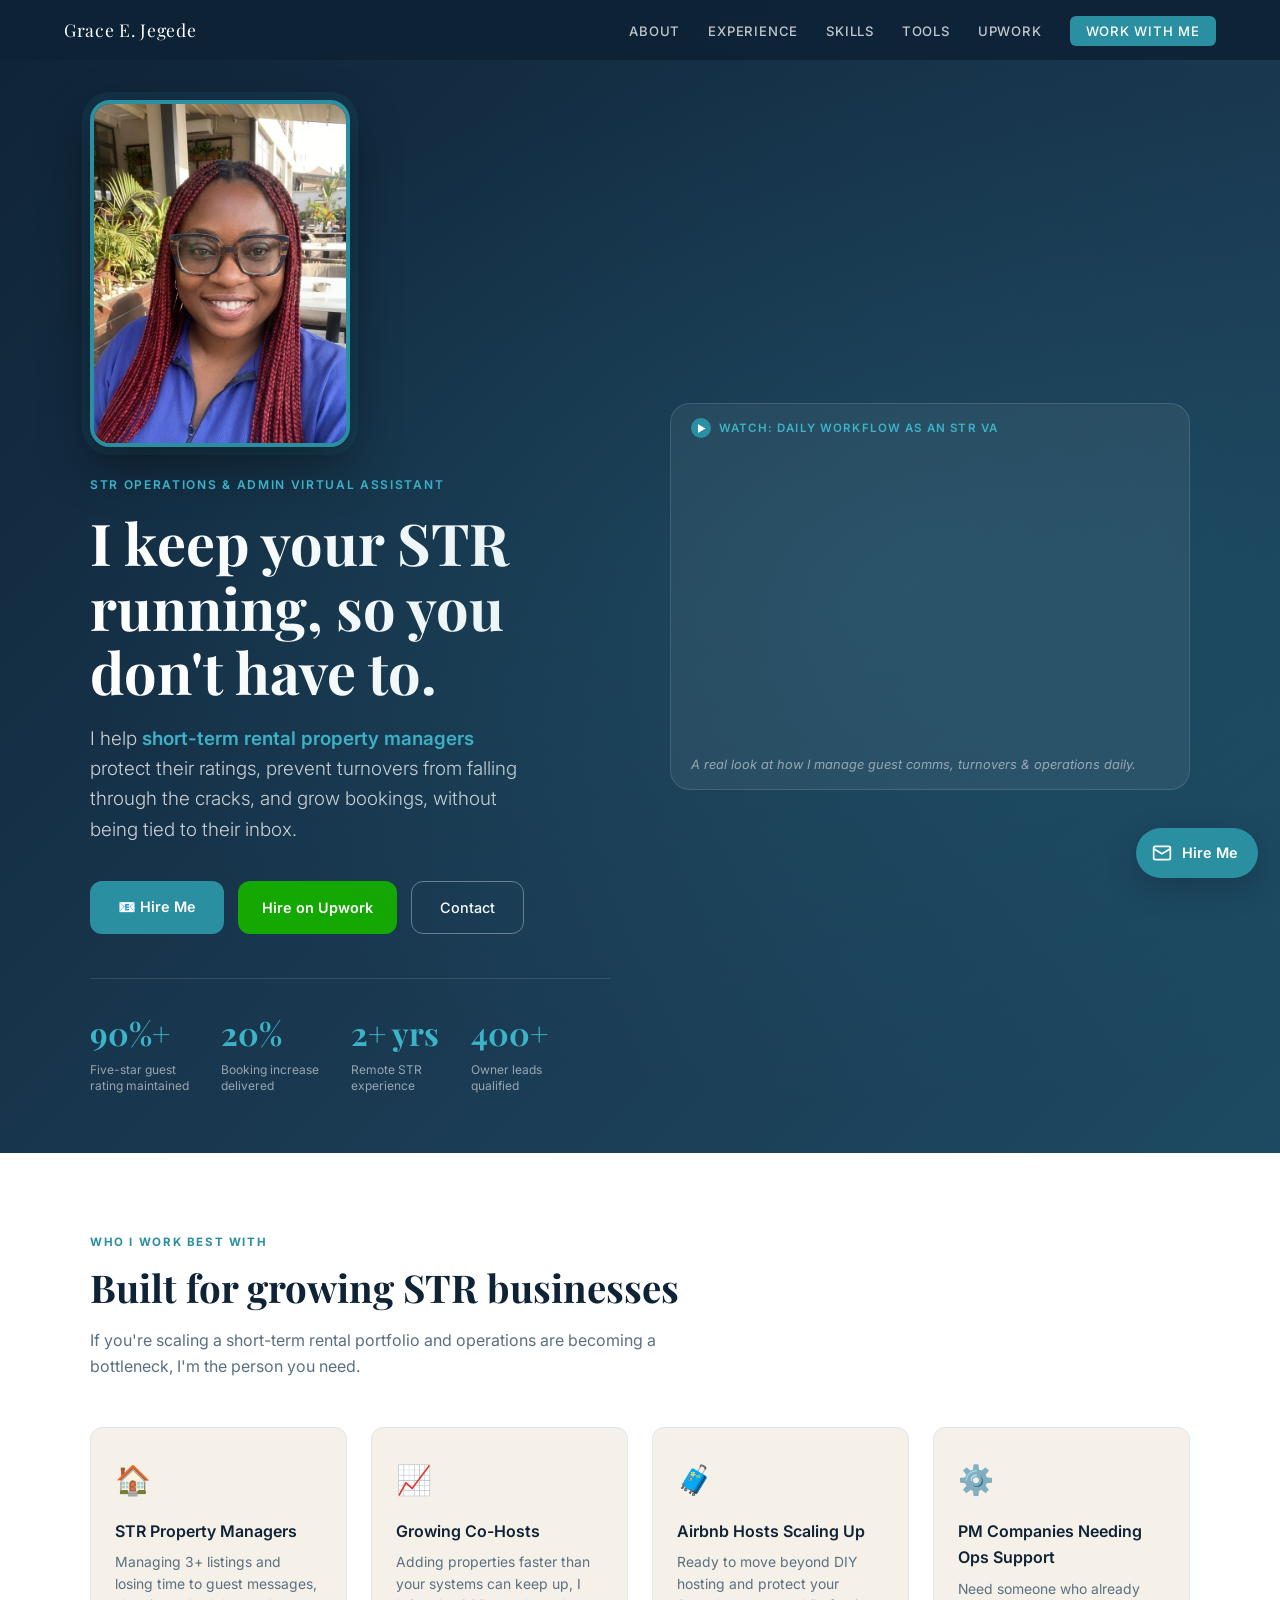
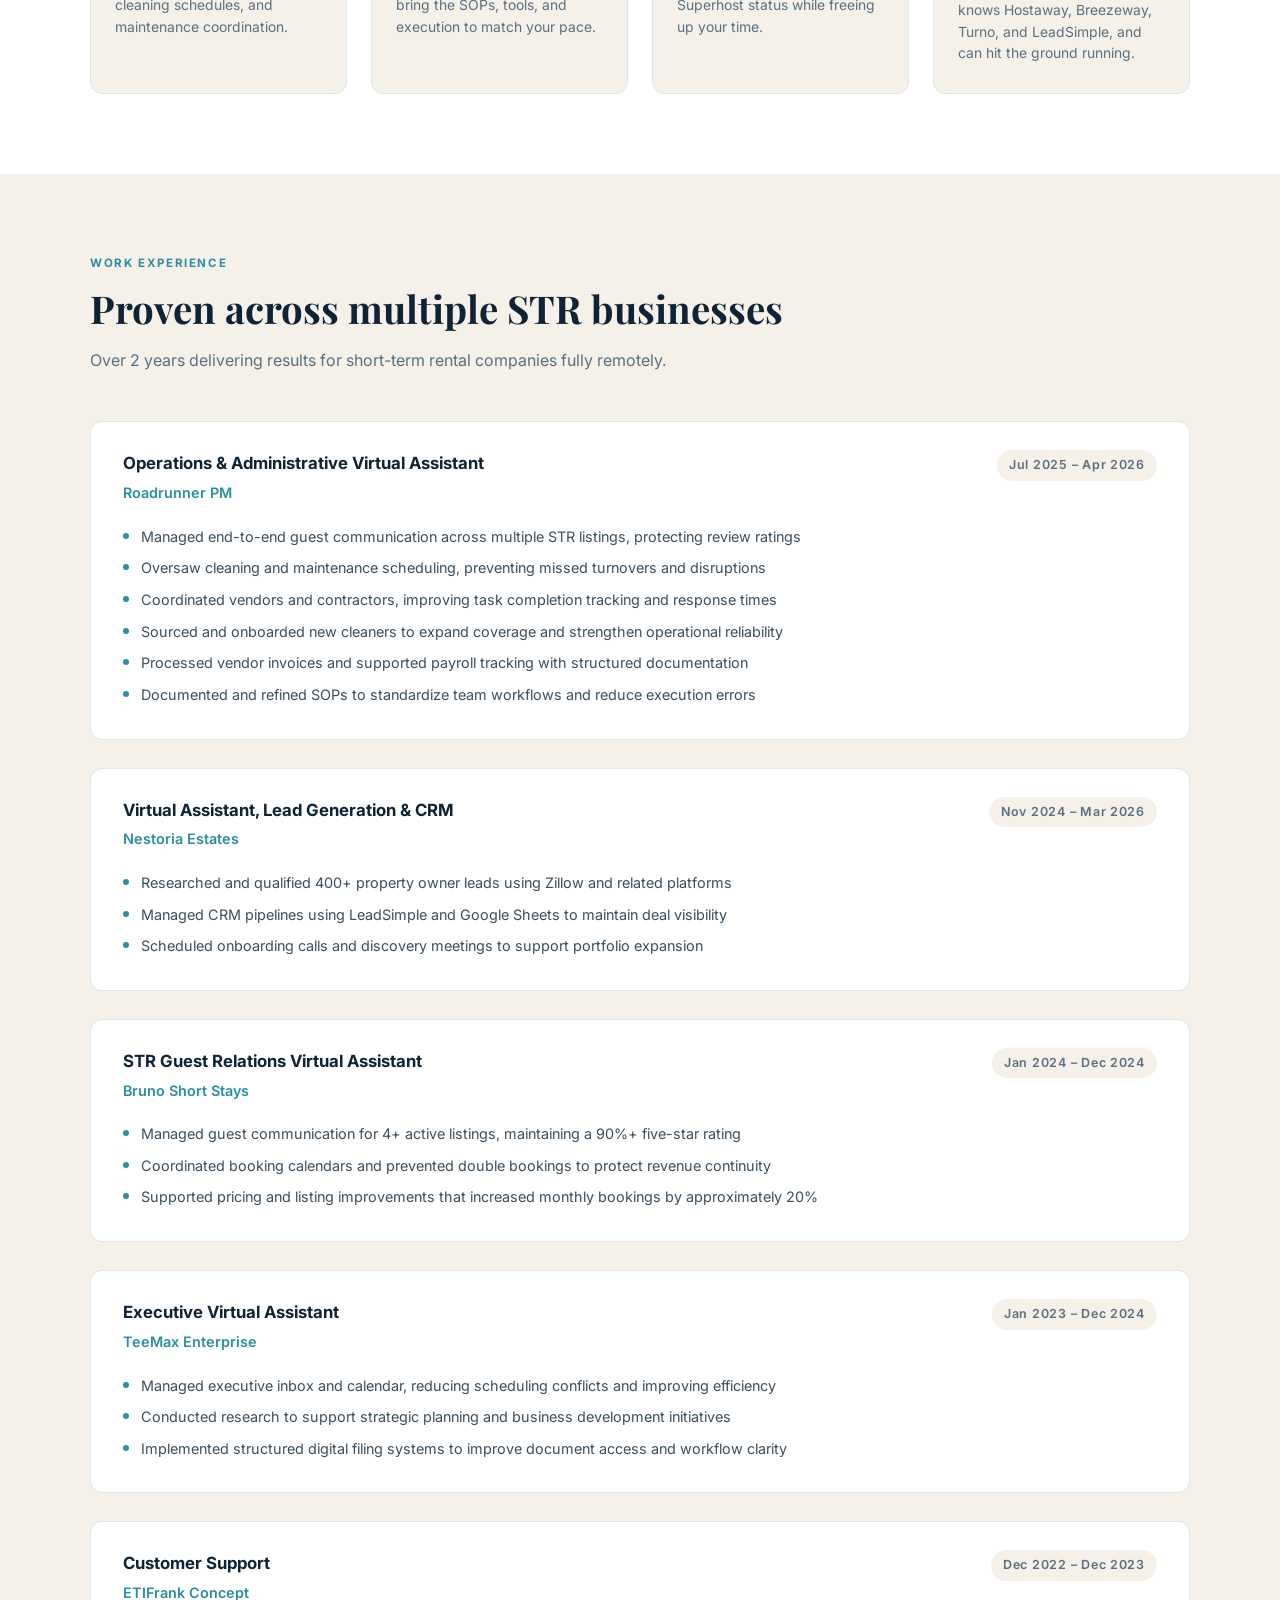
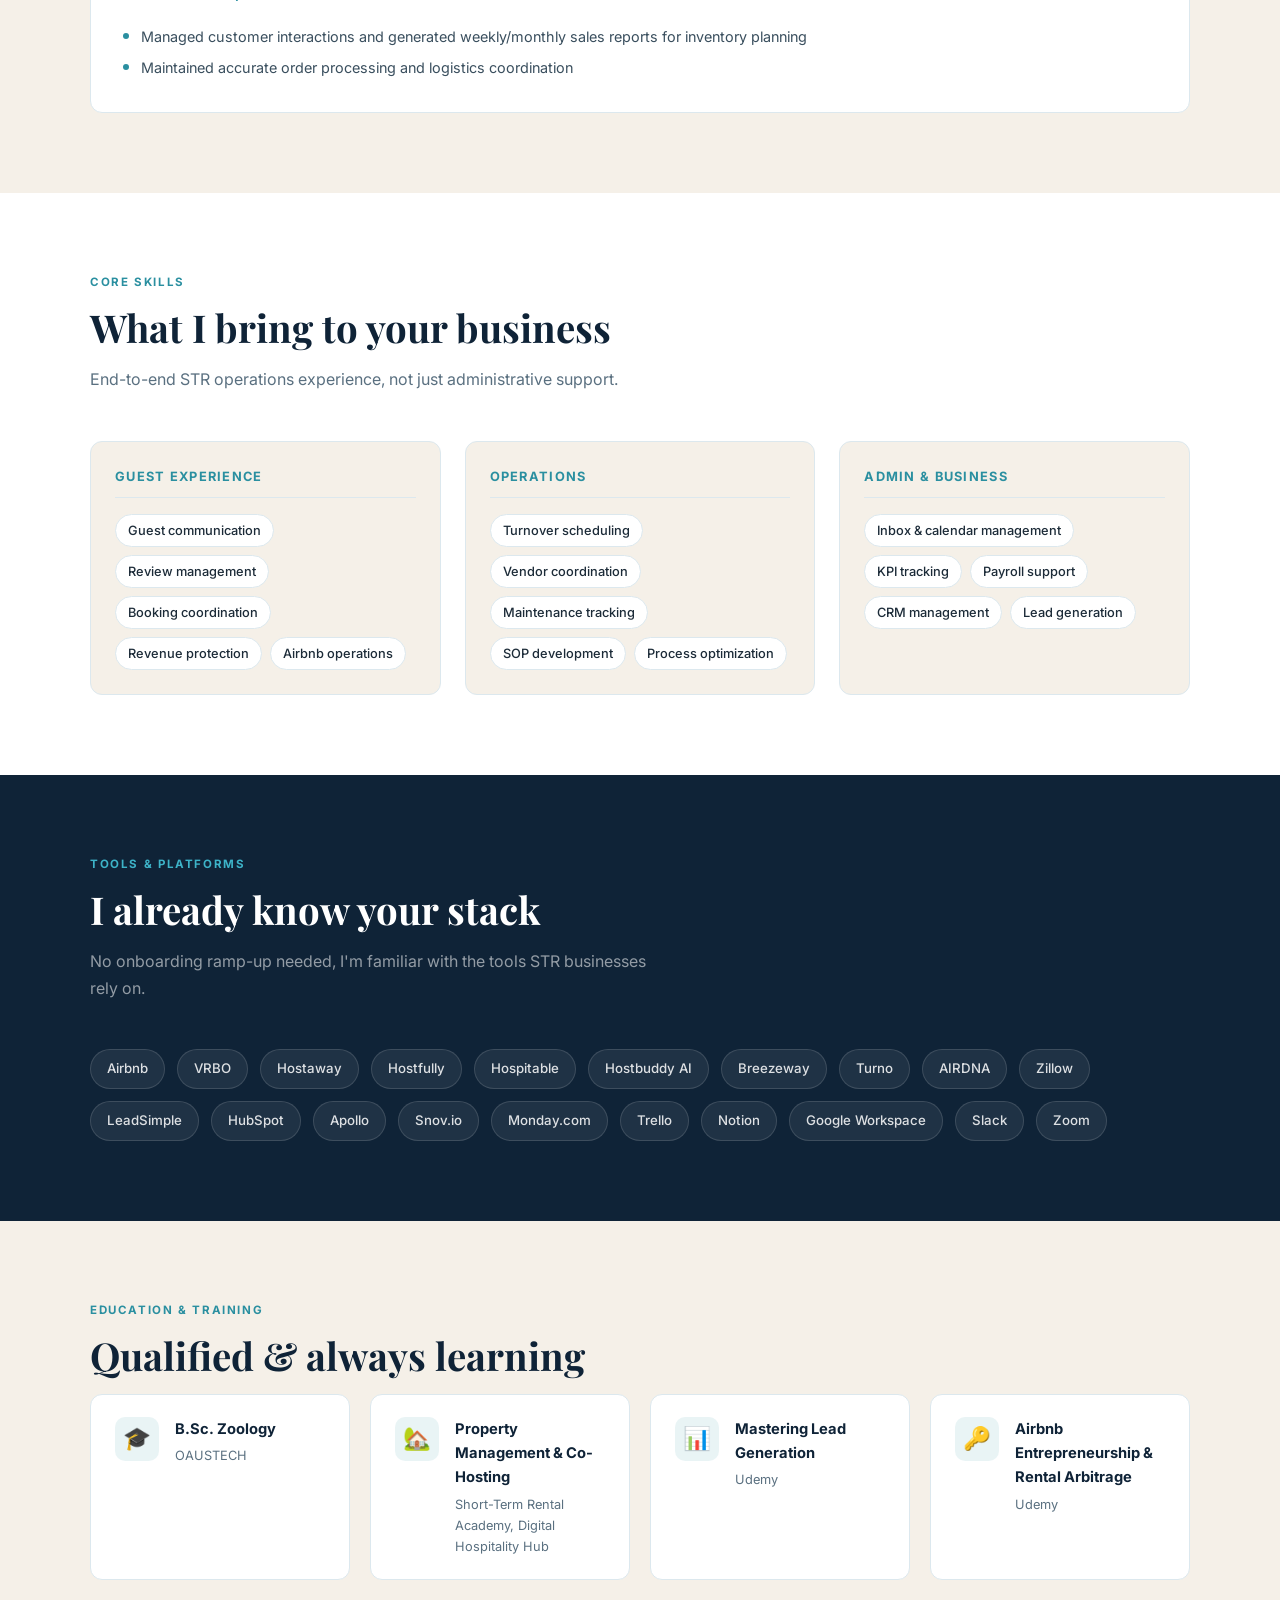
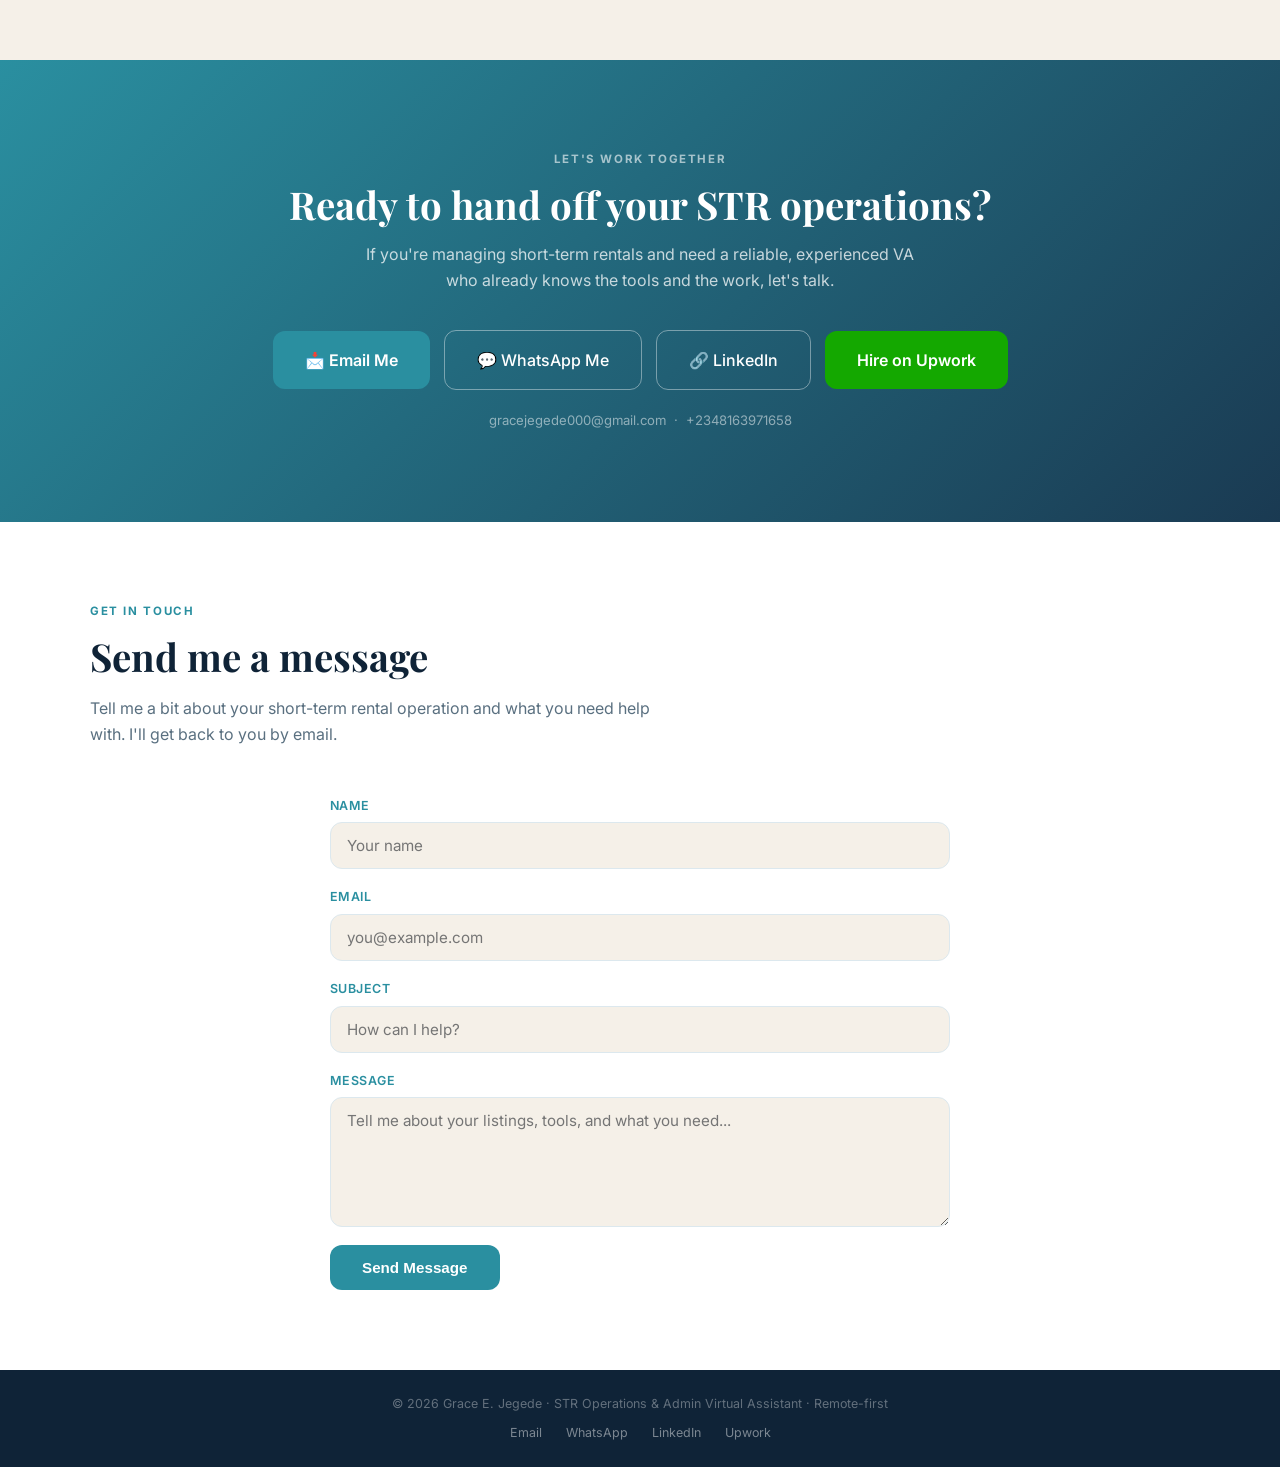
<file: index .html>
<!DOCTYPE html>
<html lang="en">
<head>
  <meta charset="UTF-8" />
  <meta name="viewport" content="width=device-width, initial-scale=1.0"/>
  <title>Grace E. Jegede | STR Operations VA</title>
  <link rel="preconnect" href="https://fonts.googleapis.com">
  <link rel="preconnect" href="https://fonts.gstatic.com" crossorigin>
  <link href="https://fonts.googleapis.com/css2?family=Playfair+Display:wght@400;700&family=Inter:wght@300;400;500;600&display=swap" rel="stylesheet">
  <style>
    *, *::before, *::after { box-sizing: border-box; margin: 0; padding: 0; }

    :root {
      --navy:    #0f2337;
      --navy-mid:#1a3a52;
      --teal:    #2a8fa0;
      --teal-lt: #3db3c8;
      --sand:    #f5f0e8;
      --white:   #ffffff;
      --ink:     #1c2b38;
      --muted:   #5a7080;
      --border:  #dce8ee;
      --radius:  12px;
      --radius-lg: 20px;
    }

    html { scroll-behavior: smooth; }

    body {
      font-family: 'Inter', sans-serif;
      background: var(--sand);
      color: var(--ink);
      line-height: 1.65;
    }

    /* ── NAV ── */
    nav {
      position: fixed; top: 0; left: 0; right: 0; z-index: 100;
      background: rgba(15,35,55,0.96);
      backdrop-filter: blur(10px);
      display: flex; align-items: center; justify-content: space-between;
      padding: 0 5vw;
      height: 60px;
    }
    .nav-logo {
      font-family: 'Playfair Display', serif;
      color: var(--white);
      font-size: 1.1rem;
      letter-spacing: 0.04em;
    }
    .nav-links { display: flex; gap: 28px; list-style: none; }
    .nav-links a {
      color: rgba(255,255,255,0.75);
      text-decoration: none;
      font-size: 0.82rem;
      font-weight: 500;
      letter-spacing: 0.06em;
      text-transform: uppercase;
      transition: color 0.2s;
    }
    .nav-links a:hover { color: var(--teal-lt); }
    .nav-cta {
      background: var(--teal);
      color: var(--white) !important;
      padding: 7px 16px;
      border-radius: 6px;
      transition: background 0.2s !important;
    }
    .nav-cta:hover { background: var(--teal-lt) !important; color: var(--white) !important; }

    /* hamburger */
    .hamburger { display: none; flex-direction: column; gap: 5px; cursor: pointer; background: none; border: none; padding: 4px; }
    .hamburger span { display: block; width: 22px; height: 2px; background: var(--white); border-radius: 2px; transition: all 0.3s; }
    .hamburger.open span:nth-child(1) { transform: translateY(7px) rotate(45deg); }
    .hamburger.open span:nth-child(2) { opacity: 0; }
    .hamburger.open span:nth-child(3) { transform: translateY(-7px) rotate(-45deg); }

    .mobile-menu {
      display: none; position: fixed; top: 60px; left: 0; right: 0; z-index: 99;
      background: var(--navy);
      padding: 20px 5vw 28px;
      flex-direction: column; gap: 16px;
    }
    .mobile-menu.open { display: flex; }
    .mobile-menu a {
      color: rgba(255,255,255,0.85); text-decoration: none;
      font-size: 1rem; font-weight: 500; padding: 8px 0;
      border-bottom: 1px solid rgba(255,255,255,0.08);
    }
    .mobile-menu a:last-child { border-bottom: none; }

    /* ── HERO ── */
    #hero {
      min-height: 100vh;
      background: linear-gradient(135deg, var(--navy) 0%, var(--navy-mid) 60%, #1d4a62 100%);
      display: flex; align-items: center;
      padding: 100px 5vw 60px;
      position: relative; overflow: hidden;
    }
    #hero::before {
      content: '';
      position: absolute; inset: 0;
      background: radial-gradient(ellipse at 70% 50%, rgba(42,143,160,0.18) 0%, transparent 65%);
      pointer-events: none;
    }
    .hero-inner {
      max-width: 1100px; margin: 0 auto; width: 100%;
      display: grid; grid-template-columns: 1fr 1fr; gap: 60px; align-items: center;
    }
    .hero-eyebrow {
      font-size: 0.75rem; font-weight: 600; letter-spacing: 0.14em;
      text-transform: uppercase; color: var(--teal-lt);
      margin-bottom: 16px;
    }
    .hero-name {
      font-family: 'Playfair Display', serif;
      font-size: clamp(2.4rem, 5vw, 3.6rem);
      color: var(--white);
      line-height: 1.12;
      margin-bottom: 20px;
    }
    .hero-tagline {
      font-size: clamp(1rem, 2vw, 1.18rem);
      color: rgba(255,255,255,0.78);
      font-weight: 300;
      line-height: 1.6;
      margin-bottom: 36px;
      max-width: 440px;
    }
    .hero-tagline strong { color: var(--teal-lt); font-weight: 600; }
    .hero-btns { display: flex; gap: 14px; flex-wrap: wrap; }
    .btn-primary {
      background: var(--teal);
      color: var(--white);
      padding: 14px 28px;
      border-radius: var(--radius);
      text-decoration: none;
      font-weight: 600;
      font-size: 0.9rem;
      transition: background 0.2s, transform 0.15s;
      display: inline-block;
    }
    .btn-primary:hover { background: var(--teal-lt); transform: translateY(-2px); }
    .btn-outline {
      border: 1.5px solid rgba(255,255,255,0.35);
      color: var(--white);
      padding: 14px 28px;
      border-radius: var(--radius);
      text-decoration: none;
      font-weight: 500;
      font-size: 0.9rem;
      transition: border-color 0.2s, background 0.2s;
      display: inline-block;
    }
    .btn-outline:hover { border-color: var(--teal-lt); background: rgba(42,143,160,0.12); }

    /* stats row */
    .hero-stats {
      display: flex; gap: 32px; margin-top: 44px;
      border-top: 1px solid rgba(255,255,255,0.12);
      padding-top: 28px;
    }
    .stat-item { }
    .stat-num {
      font-family: 'Playfair Display', serif;
      font-size: 2rem; color: var(--teal-lt); font-weight: 700;
    }
    .stat-label { font-size: 0.75rem; color: rgba(255,255,255,0.55); line-height: 1.3; margin-top: 2px; }

    /* hero right, video card */
    .hero-video-card {
      background: rgba(255,255,255,0.06);
      border: 1px solid rgba(255,255,255,0.12);
      border-radius: var(--radius-lg);
      overflow: hidden;
      position: relative;
    }
    .video-label {
      padding: 14px 20px 10px;
      font-size: 0.72rem;
      font-weight: 600;
      letter-spacing: 0.1em;
      text-transform: uppercase;
      color: var(--teal-lt);
      display: flex; align-items: center; gap: 8px;
    }
    .video-label::before {
      content: '▶';
      font-size: 0.6rem;
      background: var(--teal);
      color: white;
      width: 20px; height: 20px;
      border-radius: 50%;
      display: flex; align-items: center; justify-content: center;
      padding-left: 2px;
    }
    .loom-embed {
      position: relative; padding-bottom: 56.25%; height: 0;
    }
    .loom-embed iframe {
      position: absolute; top: 0; left: 0;
      width: 100%; height: 100%; border: none;
    }
    .video-caption {
      padding: 14px 20px;
      font-size: 0.8rem;
      color: rgba(255,255,255,0.5);
      font-style: italic;
    }

    /* ── SECTIONS ── */
    section { padding: 80px 5vw; }
    .section-inner { max-width: 1100px; margin: 0 auto; }
    .section-label {
      font-size: 0.72rem; font-weight: 700; letter-spacing: 0.14em;
      text-transform: uppercase; color: var(--teal);
      margin-bottom: 12px;
    }
    .section-title {
      font-family: 'Playfair Display', serif;
      font-size: clamp(1.7rem, 3.5vw, 2.4rem);
      color: var(--navy);
      margin-bottom: 16px;
      line-height: 1.2;
    }
    .section-sub {
      color: var(--muted);
      font-size: 1rem;
      max-width: 580px;
      margin-bottom: 48px;
    }

    /* ── WHO I WORK WITH ── */
    #who { background: var(--white); }
    .who-grid {
      display: grid; grid-template-columns: repeat(auto-fit, minmax(240px, 1fr));
      gap: 24px;
    }
    .who-card {
      background: var(--sand);
      border-radius: var(--radius);
      padding: 28px 24px;
      border: 1px solid var(--border);
      transition: transform 0.2s, box-shadow 0.2s;
    }
    .who-card:hover { transform: translateY(-4px); box-shadow: 0 10px 30px rgba(15,35,55,0.08); }
    .who-icon { font-size: 1.8rem; margin-bottom: 14px; }
    .who-card h3 { font-size: 1rem; font-weight: 600; color: var(--navy); margin-bottom: 8px; }
    .who-card p { font-size: 0.87rem; color: var(--muted); line-height: 1.55; }

    /* ── EXPERIENCE ── */
    #experience { background: var(--sand); }
    .exp-list { display: flex; flex-direction: column; gap: 28px; }
    .exp-card {
      background: var(--white);
      border-radius: var(--radius);
      border: 1px solid var(--border);
      padding: 28px 32px;
      position: relative;
      transition: box-shadow 0.2s;
    }
    .exp-card:hover { box-shadow: 0 8px 28px rgba(15,35,55,0.07); }
    .exp-header { display: flex; justify-content: space-between; align-items: flex-start; flex-wrap: wrap; gap: 10px; margin-bottom: 16px; }
    .exp-title { font-weight: 700; font-size: 1.05rem; color: var(--navy); }
    .exp-company { color: var(--teal); font-weight: 600; font-size: 0.9rem; margin-top: 3px; }
    .exp-date {
      font-size: 0.78rem; font-weight: 600; letter-spacing: 0.06em;
      color: var(--muted); background: var(--sand);
      padding: 5px 12px; border-radius: 20px; white-space: nowrap;
    }
    .exp-bullets { list-style: none; }
    .exp-bullets li {
      font-size: 0.9rem; color: #3a4f5e; padding: 5px 0;
      padding-left: 18px; position: relative; line-height: 1.5;
    }
    .exp-bullets li::before {
      content: '';
      position: absolute; left: 0; top: 12px;
      width: 6px; height: 6px;
      background: var(--teal);
      border-radius: 50%;
    }

    /* ── SKILLS ── */
    #skills { background: var(--white); }
    .skills-grid {
      display: grid; grid-template-columns: repeat(auto-fit, minmax(280px, 1fr));
      gap: 24px;
    }
    .skill-group {
      background: var(--sand);
      border-radius: var(--radius);
      padding: 24px;
      border: 1px solid var(--border);
    }
    .skill-group h3 {
      font-size: 0.8rem; font-weight: 700; letter-spacing: 0.1em;
      text-transform: uppercase; color: var(--teal);
      margin-bottom: 16px; padding-bottom: 10px;
      border-bottom: 1px solid var(--border);
    }
    .skill-tags { display: flex; flex-wrap: wrap; gap: 8px; }
    .skill-tag {
      background: var(--white);
      border: 1px solid var(--border);
      color: var(--ink);
      padding: 5px 12px;
      border-radius: 20px;
      font-size: 0.8rem;
      font-weight: 500;
    }

    /* ── TOOLS ── */
    #tools { background: var(--navy); }
    #tools .section-title { color: var(--white); }
    #tools .section-label { color: var(--teal-lt); }
    #tools .section-sub { color: rgba(255,255,255,0.55); }
    .tools-row { display: flex; flex-wrap: wrap; gap: 12px; }
    .tool-pill {
      background: rgba(255,255,255,0.07);
      border: 1px solid rgba(255,255,255,0.13);
      color: rgba(255,255,255,0.85);
      padding: 8px 16px;
      border-radius: 30px;
      font-size: 0.83rem;
      font-weight: 500;
      transition: background 0.2s, border-color 0.2s;
    }
    .tool-pill:hover { background: rgba(42,143,160,0.2); border-color: var(--teal); }

    /* ── EDUCATION ── */
    #education { background: var(--sand); }
    .edu-list { display: grid; grid-template-columns: repeat(auto-fit, minmax(260px, 1fr)); gap: 20px; }
    .edu-card {
      background: var(--white);
      border-radius: var(--radius);
      border: 1px solid var(--border);
      padding: 22px 24px;
      display: flex; gap: 16px; align-items: flex-start;
    }
    .edu-icon {
      font-size: 1.4rem; flex-shrink: 0;
      background: rgba(42,143,160,0.1);
      width: 44px; height: 44px; border-radius: 10px;
      display: flex; align-items: center; justify-content: center;
    }
    .edu-text h4 { font-size: 0.92rem; font-weight: 700; color: var(--navy); margin-bottom: 4px; }
    .edu-text p { font-size: 0.8rem; color: var(--muted); }

    /* ── CTA ── */
    #cta {
      background: linear-gradient(135deg, var(--teal) 0%, var(--navy-mid) 100%);
      text-align: center; padding: 90px 5vw;
    }
    #cta .section-title { color: var(--white); margin-bottom: 14px; }
    #cta .section-sub { color: rgba(255,255,255,0.75); margin: 0 auto 36px; text-align: center; }
    .cta-contact { display: flex; gap: 14px; justify-content: center; flex-wrap: wrap; align-items: center; }
    .cta-email {
      color: rgba(255,255,255,0.7); font-size: 0.88rem;
      display: flex; align-items: center; gap: 8px;
    }
    .cta-email a { color: var(--white); font-weight: 600; text-decoration: none; border-bottom: 1px solid rgba(255,255,255,0.4); }
    .cta-email a:hover { border-bottom-color: var(--white); }

    /* ── FOOTER ── */
    footer {
      background: var(--navy);
      text-align: center;
      padding: 24px 5vw;
      color: rgba(255,255,255,0.35);
      font-size: 0.78rem;
    }

    /* ── RESPONSIVE ── */
    @media (max-width: 768px) {
      .nav-links { display: none; }
      .hamburger { display: flex; }
      .hero-inner { grid-template-columns: 1fr; gap: 40px; }
      .hero-video-card { order: -1; }
      .hero-stats { gap: 20px; }
      .exp-card { padding: 22px 20px; }
      section { padding: 60px 5vw; }
    }
    @media (max-width: 480px) {
      .hero-stats { flex-wrap: wrap; gap: 18px; }
      .stat-num { font-size: 1.6rem; }
    }

    /* ── SCROLL REVEAL ── */
    .reveal { opacity: 0; transform: translateY(22px); transition: opacity 0.55s ease, transform 0.55s ease; }
    .reveal.visible { opacity: 1; transform: none; }

    /* ── PHOTO ── */
    .hero-photo-wrap { margin-bottom: 28px; }
    .hero-photo {
      width: 100%;
      max-width: 260px;
      aspect-ratio: 3 / 4;
      border-radius: 20px;
      object-fit: cover; object-position: center 18%;
      border: 4px solid var(--teal);
      box-shadow: 0 18px 50px rgba(0,0,0,0.45), 0 0 0 8px rgba(42,143,160,0.12);
      display: block;
    }

    /* ── UPWORK BUTTON ── */
    .btn-upwork {
      background: #14a800;
      color: var(--white);
      padding: 14px 24px;
      border-radius: var(--radius);
      text-decoration: none;
      font-weight: 600;
      font-size: 0.9rem;
      transition: background 0.2s, transform 0.15s;
      display: inline-flex; align-items: center; gap: 8px;
    }
    .btn-upwork:hover { background: #108a00; transform: translateY(-2px); }

    /* ── FLOATING HIRE ME ICON ── */
    .hire-fab {
      position: fixed; right: 22px; bottom: 22px; z-index: 200;
      display: flex; align-items: center; gap: 10px;
      background: var(--teal);
      color: var(--white) !important;
      text-decoration: none;
      padding: 13px 20px 13px 16px;
      border-radius: 50px;
      font-weight: 600; font-size: 0.9rem;
      box-shadow: 0 10px 28px rgba(15,35,55,0.35);
      transition: background 0.2s, transform 0.15s;
    }
    .hire-fab:hover { background: var(--teal-lt); transform: translateY(-2px); }
    .hire-fab svg { width: 20px; height: 20px; flex-shrink: 0; }
    @media (max-width: 480px) { .hire-fab span { display: none; } .hire-fab { padding: 14px; } }

    /* ── CONTACT FORM ── */
    #contact { background: var(--white); }
    .contact-form {
      max-width: 620px; margin: 0 auto;
      display: grid; gap: 18px;
    }
    .contact-form .field { display: flex; flex-direction: column; gap: 6px; }
    .contact-form label {
      font-size: 0.78rem; font-weight: 600; letter-spacing: 0.04em;
      text-transform: uppercase; color: var(--teal);
    }
    .contact-form input,
    .contact-form textarea {
      font-family: 'Inter', sans-serif;
      font-size: 0.95rem; color: var(--ink);
      background: var(--sand);
      border: 1px solid var(--border);
      border-radius: var(--radius);
      padding: 13px 16px;
      transition: border-color 0.2s, box-shadow 0.2s;
    }
    .contact-form input:focus,
    .contact-form textarea:focus {
      outline: none; border-color: var(--teal);
      box-shadow: 0 0 0 3px rgba(42,143,160,0.15);
    }
    .contact-form textarea { resize: vertical; min-height: 130px; }
    .contact-form .hp { display: none; }
    .contact-form button {
      justify-self: start;
      background: var(--teal); color: var(--white);
      border: none; cursor: pointer;
      padding: 14px 32px; border-radius: var(--radius);
      font-weight: 600; font-size: 0.95rem;
      transition: background 0.2s, transform 0.15s;
    }
    .contact-form button:hover { background: var(--teal-lt); transform: translateY(-2px); }

    @media (prefers-reduced-motion: reduce) {
      .reveal { opacity: 1; transform: none; transition: none; }
      .btn-primary, .btn-outline, .who-card { transition: none; }
    }
  </style>
</head>
<body>

<!-- NAV -->
<nav>
  <span class="nav-logo">Grace E. Jegede</span>
  <ul class="nav-links">
    <li><a href="#who">About</a></li>
    <li><a href="#experience">Experience</a></li>
    <li><a href="#skills">Skills</a></li>
    <li><a href="#tools">Tools</a></li>
    <li><a href="https://www.upwork.com/freelancers/~017b2a7ccb002dc033" target="_blank" rel="noopener">Upwork</a></li>
    <li><a href="#contact" class="nav-cta">Work With Me</a></li>
  </ul>
  <button class="hamburger" aria-label="Toggle menu" onclick="toggleMenu()">
    <span></span><span></span><span></span>
  </button>
</nav>
<div class="mobile-menu" id="mobileMenu">
  <a href="#who" onclick="closeMenu()">About</a>
  <a href="#experience" onclick="closeMenu()">Experience</a>
  <a href="#skills" onclick="closeMenu()">Skills</a>
  <a href="#tools" onclick="closeMenu()">Tools</a>
  <a href="https://www.upwork.com/freelancers/~017b2a7ccb002dc033" target="_blank" rel="noopener" onclick="closeMenu()">Upwork</a>
  <a href="#contact" onclick="closeMenu()">Work With Me</a>
</div>

<!-- HERO -->
<section id="hero">
  <div class="hero-inner">
    <div class="hero-left">
      <div class="hero-photo-wrap"><img src="[data-uri]" alt="Grace E. Jegede, STR Operations Virtual Assistant" class="hero-photo" /></div>
      <p class="hero-eyebrow">STR Operations &amp; Admin Virtual Assistant</p>
      <h1 class="hero-name">I keep your STR running, so you don't have to.</h1>
      <p class="hero-tagline">
        I help <strong>short-term rental property managers</strong> protect their ratings, prevent turnovers from falling through the cracks, and grow bookings, without being tied to their inbox.
      </p>
      <div class="hero-btns">
        <a href="mailto:gracejegede000@gmail.com?subject=I'd%20like%20to%20hire%20you" class="btn-primary">&#128231; Hire Me</a>
        <a href="https://www.upwork.com/freelancers/~017b2a7ccb002dc033" target="_blank" rel="noopener" class="btn-upwork">Hire on Upwork</a>
        <a href="#contact" class="btn-outline">Contact</a>
      </div>
      <div class="hero-stats">
        <div class="stat-item">
          <div class="stat-num">90%+</div>
          <div class="stat-label">Five-star guest<br>rating maintained</div>
        </div>
        <div class="stat-item">
          <div class="stat-num">20%</div>
          <div class="stat-label">Booking increase<br>delivered</div>
        </div>
        <div class="stat-item">
          <div class="stat-num">2+ yrs</div>
          <div class="stat-label">Remote STR<br>experience</div>
        </div>
        <div class="stat-item">
          <div class="stat-num">400+</div>
          <div class="stat-label">Owner leads<br>qualified</div>
        </div>
      </div>
    </div>
    <div class="hero-right">
      <div class="hero-video-card">
        <div class="video-label">Watch: Daily Workflow as an STR VA</div>
        <div class="loom-embed">
          <iframe
            src="https://www.loom.com/embed/0c21b4b97c9445e3ad2022aec2a4b8c8?hide_owner=true&hide_share=true&hide_title=true&hideEmbedTopBar=true"
            allowfullscreen
            title="Daily Workflow as a Short-Term Rental VA"
          ></iframe>
        </div>
        <div class="video-caption">A real look at how I manage guest comms, turnovers &amp; operations daily.</div>
      </div>
    </div>
  </div>
</section>

<!-- WHO I WORK BEST WITH -->
<section id="who">
  <div class="section-inner">
    <p class="section-label reveal">Who I work best with</p>
    <h2 class="section-title reveal">Built for growing STR businesses</h2>
    <p class="section-sub reveal">If you're scaling a short-term rental portfolio and operations are becoming a bottleneck, I'm the person you need.</p>
    <div class="who-grid">
      <div class="who-card reveal">
        <div class="who-icon">🏠</div>
        <h3>STR Property Managers</h3>
        <p>Managing 3+ listings and losing time to guest messages, cleaning schedules, and maintenance coordination.</p>
      </div>
      <div class="who-card reveal">
        <div class="who-icon">📈</div>
        <h3>Growing Co-Hosts</h3>
        <p>Adding properties faster than your systems can keep up, I bring the SOPs, tools, and execution to match your pace.</p>
      </div>
      <div class="who-card reveal">
        <div class="who-icon">🧳</div>
        <h3>Airbnb Hosts Scaling Up</h3>
        <p>Ready to move beyond DIY hosting and protect your Superhost status while freeing up your time.</p>
      </div>
      <div class="who-card reveal">
        <div class="who-icon">⚙️</div>
        <h3>PM Companies Needing Ops Support</h3>
        <p>Need someone who already knows Hostaway, Breezeway, Turno, and LeadSimple, and can hit the ground running.</p>
      </div>
    </div>
  </div>
</section>

<!-- EXPERIENCE -->
<section id="experience">
  <div class="section-inner">
    <p class="section-label reveal">Work Experience</p>
    <h2 class="section-title reveal">Proven across multiple STR businesses</h2>
    <p class="section-sub reveal">Over 2 years delivering results for short-term rental companies fully remotely.</p>
    <div class="exp-list">

      <div class="exp-card reveal">
        <div class="exp-header">
          <div>
            <div class="exp-title">Operations &amp; Administrative Virtual Assistant</div>
            <div class="exp-company">Roadrunner PM</div>
          </div>
          <span class="exp-date">Jul 2025 – Apr 2026</span>
        </div>
        <ul class="exp-bullets">
          <li>Managed end-to-end guest communication across multiple STR listings, protecting review ratings</li>
          <li>Oversaw cleaning and maintenance scheduling, preventing missed turnovers and disruptions</li>
          <li>Coordinated vendors and contractors, improving task completion tracking and response times</li>
          <li>Sourced and onboarded new cleaners to expand coverage and strengthen operational reliability</li>
          <li>Processed vendor invoices and supported payroll tracking with structured documentation</li>
          <li>Documented and refined SOPs to standardize team workflows and reduce execution errors</li>
        </ul>
      </div>

      <div class="exp-card reveal">
        <div class="exp-header">
          <div>
            <div class="exp-title">Virtual Assistant, Lead Generation &amp; CRM</div>
            <div class="exp-company">Nestoria Estates</div>
          </div>
          <span class="exp-date">Nov 2024 – Mar 2026</span>
        </div>
        <ul class="exp-bullets">
          <li>Researched and qualified 400+ property owner leads using Zillow and related platforms</li>
          <li>Managed CRM pipelines using LeadSimple and Google Sheets to maintain deal visibility</li>
          <li>Scheduled onboarding calls and discovery meetings to support portfolio expansion</li>
        </ul>
      </div>

      <div class="exp-card reveal">
        <div class="exp-header">
          <div>
            <div class="exp-title">STR Guest Relations Virtual Assistant</div>
            <div class="exp-company">Bruno Short Stays</div>
          </div>
          <span class="exp-date">Jan 2024 – Dec 2024</span>
        </div>
        <ul class="exp-bullets">
          <li>Managed guest communication for 4+ active listings, maintaining a 90%+ five-star rating</li>
          <li>Coordinated booking calendars and prevented double bookings to protect revenue continuity</li>
          <li>Supported pricing and listing improvements that increased monthly bookings by approximately 20%</li>
        </ul>
      </div>

      <div class="exp-card reveal">
        <div class="exp-header">
          <div>
            <div class="exp-title">Executive Virtual Assistant</div>
            <div class="exp-company">TeeMax Enterprise</div>
          </div>
          <span class="exp-date">Jan 2023 – Dec 2024</span>
        </div>
        <ul class="exp-bullets">
          <li>Managed executive inbox and calendar, reducing scheduling conflicts and improving efficiency</li>
          <li>Conducted research to support strategic planning and business development initiatives</li>
          <li>Implemented structured digital filing systems to improve document access and workflow clarity</li>
        </ul>
      </div>

      <div class="exp-card reveal">
        <div class="exp-header">
          <div>
            <div class="exp-title">Customer Support</div>
            <div class="exp-company">ETIFrank Concept</div>
          </div>
          <span class="exp-date">Dec 2022 – Dec 2023</span>
        </div>
        <ul class="exp-bullets">
          <li>Managed customer interactions and generated weekly/monthly sales reports for inventory planning</li>
          <li>Maintained accurate order processing and logistics coordination</li>
        </ul>
      </div>

    </div>
  </div>
</section>

<!-- SKILLS -->
<section id="skills">
  <div class="section-inner">
    <p class="section-label reveal">Core Skills</p>
    <h2 class="section-title reveal">What I bring to your business</h2>
    <p class="section-sub reveal">End-to-end STR operations experience, not just administrative support.</p>
    <div class="skills-grid">
      <div class="skill-group reveal">
        <h3>Guest Experience</h3>
        <div class="skill-tags">
          <span class="skill-tag">Guest communication</span>
          <span class="skill-tag">Review management</span>
          <span class="skill-tag">Booking coordination</span>
          <span class="skill-tag">Revenue protection</span>
          <span class="skill-tag">Airbnb operations</span>
        </div>
      </div>
      <div class="skill-group reveal">
        <h3>Operations</h3>
        <div class="skill-tags">
          <span class="skill-tag">Turnover scheduling</span>
          <span class="skill-tag">Vendor coordination</span>
          <span class="skill-tag">Maintenance tracking</span>
          <span class="skill-tag">SOP development</span>
          <span class="skill-tag">Process optimization</span>
        </div>
      </div>
      <div class="skill-group reveal">
        <h3>Admin &amp; Business</h3>
        <div class="skill-tags">
          <span class="skill-tag">Inbox &amp; calendar management</span>
          <span class="skill-tag">KPI tracking</span>
          <span class="skill-tag">Payroll support</span>
          <span class="skill-tag">CRM management</span>
          <span class="skill-tag">Lead generation</span>
        </div>
      </div>
    </div>
  </div>
</section>

<!-- TOOLS -->
<section id="tools">
  <div class="section-inner">
    <p class="section-label reveal">Tools &amp; Platforms</p>
    <h2 class="section-title reveal">I already know your stack</h2>
    <p class="section-sub reveal">No onboarding ramp-up needed, I'm familiar with the tools STR businesses rely on.</p>
    <div class="tools-row reveal">
      <span class="tool-pill">Airbnb</span>
      <span class="tool-pill">VRBO</span>
      <span class="tool-pill">Hostaway</span>
      <span class="tool-pill">Hostfully</span>
      <span class="tool-pill">Hospitable</span>
      <span class="tool-pill">Hostbuddy AI</span>
      <span class="tool-pill">Breezeway</span>
      <span class="tool-pill">Turno</span>
      <span class="tool-pill">AIRDNA</span>
      <span class="tool-pill">Zillow</span>
      <span class="tool-pill">LeadSimple</span>
      <span class="tool-pill">HubSpot</span>
      <span class="tool-pill">Apollo</span>
      <span class="tool-pill">Snov.io</span>
      <span class="tool-pill">Monday.com</span>
      <span class="tool-pill">Trello</span>
      <span class="tool-pill">Notion</span>
      <span class="tool-pill">Google Workspace</span>
      <span class="tool-pill">Slack</span>
      <span class="tool-pill">Zoom</span>
    </div>
  </div>
</section>

<!-- EDUCATION -->
<section id="education">
  <div class="section-inner">
    <p class="section-label reveal">Education &amp; Training</p>
    <h2 class="section-title reveal">Qualified &amp; always learning</h2>
    <div class="edu-list">
      <div class="edu-card reveal">
        <div class="edu-icon">🎓</div>
        <div class="edu-text">
          <h4>B.Sc. Zoology</h4>
          <p>OAUSTECH</p>
        </div>
      </div>
      <div class="edu-card reveal">
        <div class="edu-icon">🏡</div>
        <div class="edu-text">
          <h4>Property Management &amp; Co-Hosting</h4>
          <p>Short-Term Rental Academy, Digital Hospitality Hub</p>
        </div>
      </div>
      <div class="edu-card reveal">
        <div class="edu-icon">📊</div>
        <div class="edu-text">
          <h4>Mastering Lead Generation</h4>
          <p>Udemy</p>
        </div>
      </div>
      <div class="edu-card reveal">
        <div class="edu-icon">🔑</div>
        <div class="edu-text">
          <h4>Airbnb Entrepreneurship &amp; Rental Arbitrage</h4>
          <p>Udemy</p>
        </div>
      </div>
    </div>
  </div>
</section>

<!-- CTA -->
<section id="cta">
  <div class="section-inner">
    <p class="section-label reveal" style="color:rgba(255,255,255,0.6)">Let's work together</p>
    <h2 class="section-title reveal">Ready to hand off your STR operations?</h2>
    <p class="section-sub reveal">If you're managing short-term rentals and need a reliable, experienced VA who already knows the tools and the work, let's talk.</p>
    <div class="cta-contact reveal">
      <a href="mailto:gracejegede000@gmail.com" class="btn-primary" style="font-size:1rem; padding:16px 32px;">
        📩 Email Me
      </a>
      <a href="https://wa.me/2348163971658" target="_blank" rel="noopener" class="btn-outline" style="font-size:1rem; padding:16px 32px; border-color:rgba(255,255,255,0.4);">
        💬 WhatsApp Me
      </a>
      <a href="https://linkedin.com/in/gracejegede" target="_blank" rel="noopener" class="btn-outline" style="font-size:1rem; padding:16px 32px; border-color:rgba(255,255,255,0.4);">
        🔗 LinkedIn
      </a>
      <a href="https://www.upwork.com/freelancers/~017b2a7ccb002dc033" target="_blank" rel="noopener" class="btn-upwork" style="font-size:1rem; padding:16px 32px;">
        Hire on Upwork
      </a>
    </div>
    <p style="margin-top:20px; color:rgba(255,255,255,0.5); font-size:0.82rem;">gracejegede000@gmail.com &nbsp;·&nbsp; +2348163971658</p>
  </div>
</section>

<!-- CONTACT FORM -->
<section id="contact">
  <div class="section-inner">
    <p class="section-label reveal">Get in touch</p>
    <h2 class="section-title reveal">Send me a message</h2>
    <p class="section-sub reveal">Tell me a bit about your short-term rental operation and what you need help with. I'll get back to you by email.</p>
    <form name="contact" method="POST" data-netlify="true" netlify-honeypot="bot-field" class="contact-form reveal">
      <input type="hidden" name="form-name" value="contact" />
      <p class="hp">
        <label>Do not fill this out if you're human: <input name="bot-field" /></label>
      </p>
      <div class="field">
        <label for="cf-name">Name</label>
        <input id="cf-name" type="text" name="name" required placeholder="Your name" />
      </div>
      <div class="field">
        <label for="cf-email">Email</label>
        <input id="cf-email" type="email" name="email" required placeholder="you@example.com" />
      </div>
      <div class="field">
        <label for="cf-subject">Subject</label>
        <input id="cf-subject" type="text" name="subject" placeholder="How can I help?" />
      </div>
      <div class="field">
        <label for="cf-message">Message</label>
        <textarea id="cf-message" name="message" required placeholder="Tell me about your listings, tools, and what you need..."></textarea>
      </div>
      <button type="submit">Send Message</button>
    </form>
  </div>
</section>

<footer>
  <p>© 2026 Grace E. Jegede · STR Operations &amp; Admin Virtual Assistant · Remote-first</p>
  <p style="margin-top:8px;">
    <a href="mailto:gracejegede000@gmail.com" style="color:rgba(255,255,255,0.45); text-decoration:none; margin:0 10px;">Email</a>
    <a href="https://wa.me/2348163971658" target="_blank" rel="noopener" style="color:rgba(255,255,255,0.45); text-decoration:none; margin:0 10px;">WhatsApp</a>
    <a href="https://linkedin.com/in/gracejegede" target="_blank" rel="noopener" style="color:rgba(255,255,255,0.45); text-decoration:none; margin:0 10px;">LinkedIn</a>
    <a href="https://www.upwork.com/freelancers/~017b2a7ccb002dc033" target="_blank" rel="noopener" style="color:rgba(255,255,255,0.45); text-decoration:none; margin:0 10px;">Upwork</a>
  </p>
</footer>

<a class="hire-fab" href="mailto:gracejegede000@gmail.com?subject=I'd%20like%20to%20hire%20you" aria-label="Hire me by email">
  <svg viewBox="0 0 24 24" fill="none" stroke="currentColor" stroke-width="2" stroke-linecap="round" stroke-linejoin="round"><rect x="2" y="4" width="20" height="16" rx="2"/><path d="m22 7-10 6L2 7"/></svg>
  <span>Hire Me</span>
</a>



<script>
  // Mobile menu
  function toggleMenu() {
    const menu = document.getElementById('mobileMenu');
    const btn = document.querySelector('.hamburger');
    menu.classList.toggle('open');
    btn.classList.toggle('open');
  }
  function closeMenu() {
    document.getElementById('mobileMenu').classList.remove('open');
    document.querySelector('.hamburger').classList.remove('open');
  }

  // Scroll reveal
  const observer = new IntersectionObserver((entries) => {
    entries.forEach(e => {
      if (e.isIntersecting) {
        e.target.classList.add('visible');
        observer.unobserve(e.target);
      }
    });
  }, { threshold: 0.12 });

  document.querySelectorAll('.reveal').forEach(el => observer.observe(el));
</script>
</body>
</html>
</file>
